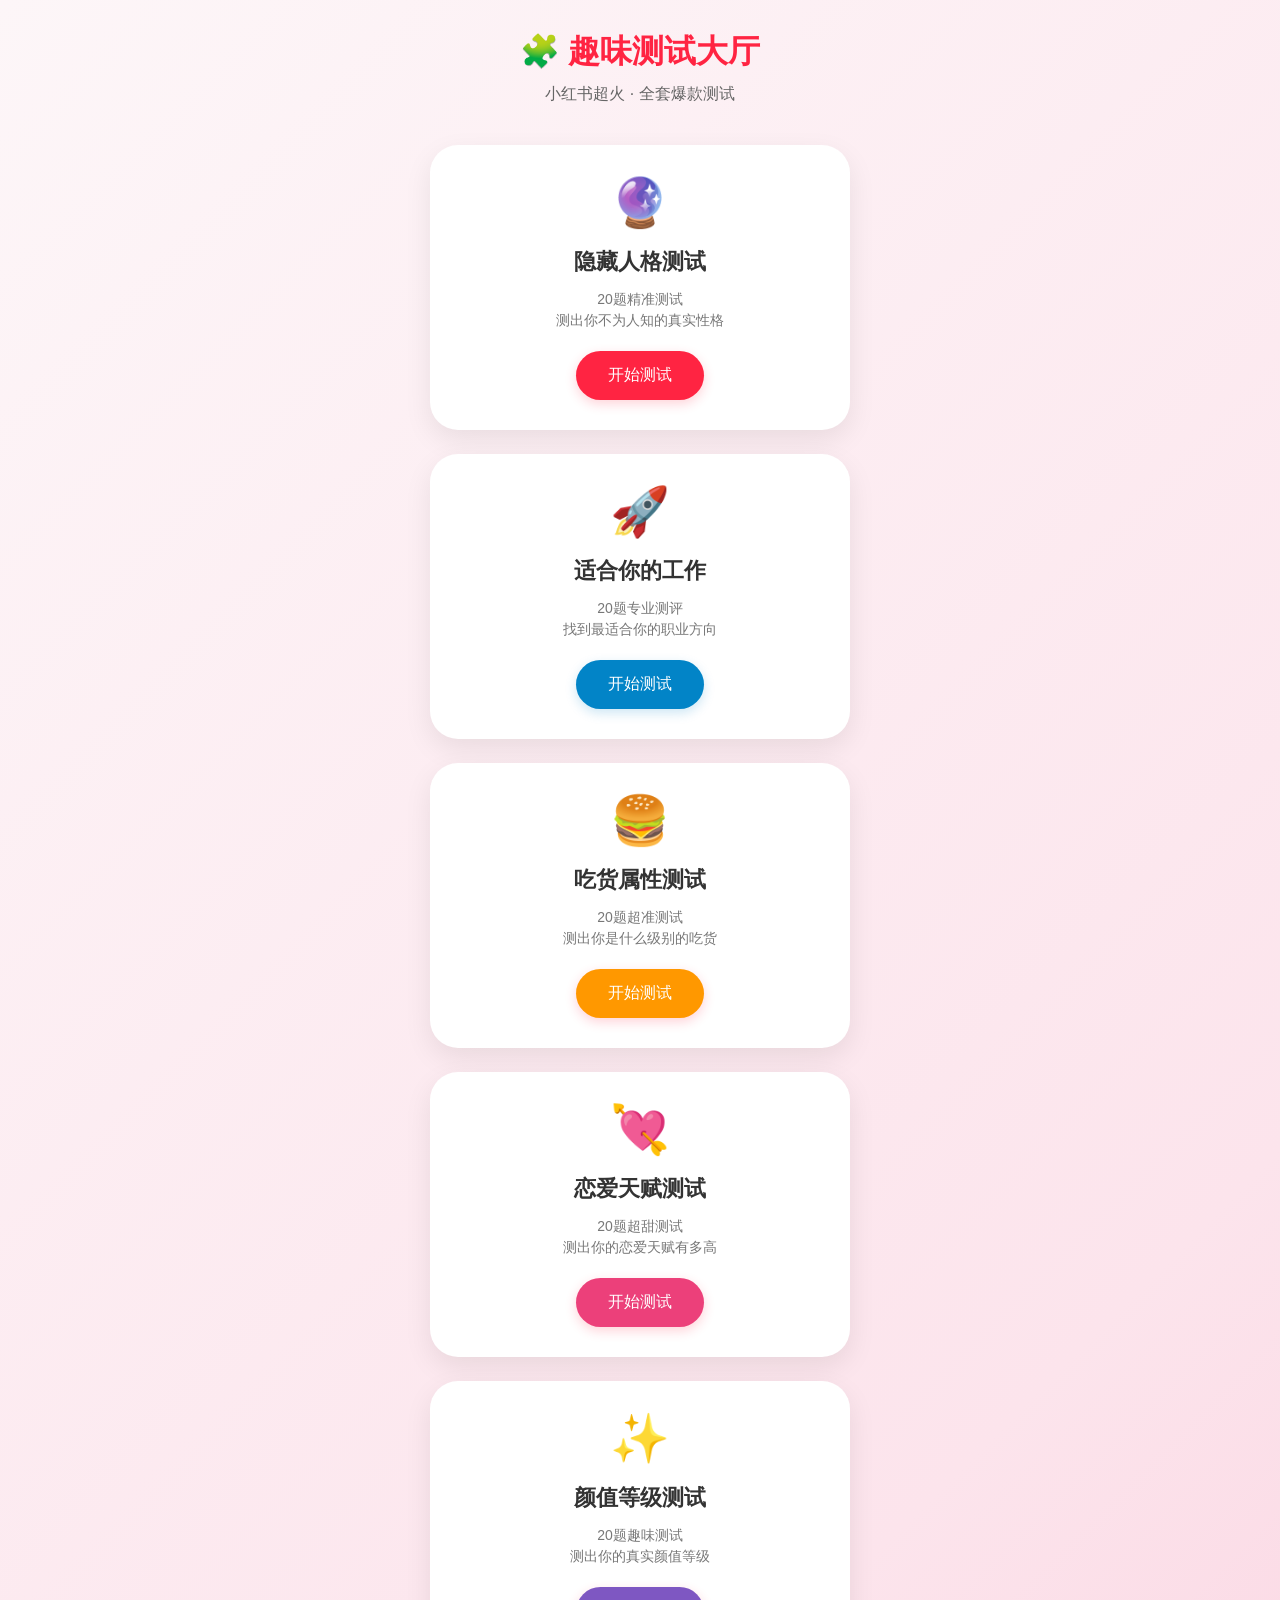
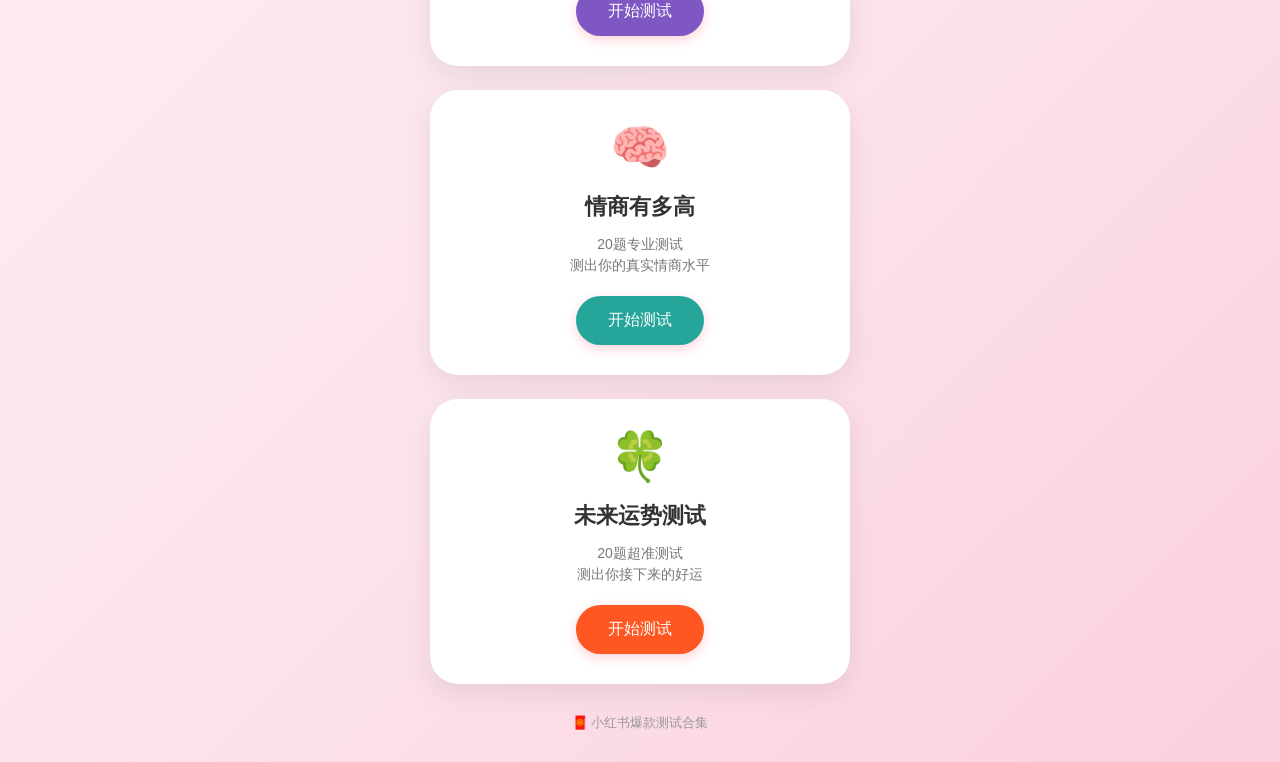
<file: index.html>
<!DOCTYPE html>
<html lang="zh-CN">
<head>
    <meta charset="UTF-8">
    <meta name="viewport" content="width=device-width, initial-scale=1.0">
    <title>趣味测试大厅</title>
    <style>
        * {
            margin: 0;
            padding: 0;
            box-sizing: border-box;
            font-family: "PingFang SC", "微软雅黑", sans-serif;
        }

        body {
            background: linear-gradient(135deg, #fdf6f8, #fce4ec, #f8bbd0, #bae6fd);
            background-size: 200% 200%;
            animation: bgGradient 8s infinite alternate ease-in-out;
            padding: 30px 20px;
            min-height: 100vh;
        }

        @keyframes bgGradient {
            0% { background-position: 0% 50%; }
            100% { background-position: 100% 50%; }
        }

        .container {
            max-width: 420px;
            margin: 0 auto;
        }

        .header {
            text-align: center;
            margin-bottom: 40px;
            animation: titleFade 1s ease forwards;
            opacity: 0;
            transform: translateY(-20px);
        }

        @keyframes titleFade {
            to { opacity: 1; transform: translateY(0); }
        }

        .header h1 {
            font-size: 32px;
            color: #ff2442;
            margin-bottom: 10px;
            font-weight: bold;
        }

        .header p {
            font-size: 16px;
            color: #666;
        }

        .test-card {
            background: white;
            border-radius: 28px;
            padding: 30px;
            margin-bottom: 24px;
            box-shadow: 0 10px 28px rgba(0,0,0,0.08);
            text-align: center;
            cursor: pointer;
            transition: all 0.3s ease;
            animation: cardPop 0.7s ease backwards;
            position: relative;
            overflow: hidden;
        }

        .test-card:before {
            content: "";
            position: absolute;
            top: 0;
            left: -100%;
            width: 100%;
            height: 100%;
            background: linear-gradient(90deg, transparent, rgba(255,255,255,0.3), transparent);
            transition: left 0.6s;
        }

        .test-card:hover:before {
            left: 100%;
        }

        @keyframes cardPop {
            from { opacity: 0; transform: translateY(30px) scale(0.95); }
            to { opacity: 1; transform: translateY(0) scale(1); }
        }

        .test-card:hover {
            transform: translateY(-6px) scale(1.02);
            box-shadow: 0 16px 36px rgba(0,0,0,0.12);
        }

        .test-card:nth-child(1){ animation-delay:0.1s; }
        .test-card:nth-child(2){ animation-delay:0.2s; }
        .test-card:nth-child(3){ animation-delay:0.3s; }
        .test-card:nth-child(4){ animation-delay:0.4s; }
        .test-card:nth-child(5){ animation-delay:0.5s; }
        .test-card:nth-child(6){ animation-delay:0.6s; }
        .test-card:nth-child(7){ animation-delay:0.7s; }

        .test-card .icon {
            font-size: 48px;
            margin-bottom: 16px;
        }

        .test-card h2 {
            font-size: 22px;
            color: #333;
            margin-bottom: 12px;
            font-weight: bold;
        }

        .test-card p {
            font-size: 14px;
            color: #777;
            margin-bottom: 20px;
            line-height: 1.5;
        }

        .test-card .btn {
            display: inline-block;
            background: #ff2442;
            color: white;
            padding:14px 32px;
            border-radius:30px;
            font-size:16px;
            text-decoration: none;
            box-shadow:0 4px 12px rgba(255,36,66,0.2);
            transition: all 0.3s ease;
        }

        .test-card .btn:hover {
            transform: translateY(-2px);
            box-shadow:0 6px 16px rgba(255,36,66,0.3);
        }

        .test-card.blue .btn {
            background: #0284c7;
            box-shadow:0 4px 12px rgba(2,132,199,0.2);
        }
        .test-card.yellow .btn { background: #ff9800; }
        .test-card.pink .btn { background: #ec407a; }
        .test-card.purple .btn { background: #7e57c2; }
        .test-card.green .btn { background: #26a69a; }
        .test-card.orange .btn { background: #ff5722; }
    </style>
</head>
<body>

<div class="container">
    <div class="header">
        <h1>🧩 趣味测试大厅</h1>
        <p>小红书超火 · 全套爆款测试</p>
    </div>

    <div class="test-card" onclick="location.href='personality.html'">
        <div class="icon">🔮</div>
        <h2>隐藏人格测试</h2>
        <p>20题精准测试<br>测出你不为人知的真实性格</p>
        <a class="btn">开始测试</a>
    </div>

    <div class="test-card blue" onclick="location.href='career.html'">
        <div class="icon">🚀</div>
        <h2>适合你的工作</h2>
        <p>20题专业测评<br>找到最适合你的职业方向</p>
        <a class="btn">开始测试</a>
    </div>

    <div class="test-card yellow" onclick="location.href='food.html'">
        <div class="icon">🍔</div>
        <h2>吃货属性测试</h2>
        <p>20题超准测试<br>测出你是什么级别的吃货</p>
        <a class="btn">开始测试</a>
    </div>

    <div class="test-card pink" onclick="location.href='love.html'">
        <div class="icon">💘</div>
        <h2>恋爱天赋测试</h2>
        <p>20题超甜测试<br>测出你的恋爱天赋有多高</p>
        <a class="btn">开始测试</a>
    </div>

    <div class="test-card purple" onclick="location.href='beauty.html'">
        <div class="icon">✨</div>
        <h2>颜值等级测试</h2>
        <p>20题趣味测试<br>测出你的真实颜值等级</p>
        <a class="btn">开始测试</a>
    </div>

    <div class="test-card green" onclick="location.href='eq.html'">
        <div class="icon">🧠</div>
        <h2>情商有多高</h2>
        <p>20题专业测试<br>测出你的真实情商水平</p>
        <a class="btn">开始测试</a>
    </div>

    <div class="test-card orange" onclick="location.href='luck.html'">
        <div class="icon">🍀</div>
        <h2>未来运势测试</h2>
        <p>20题超准测试<br>测出你接下来的好运</p>
        <a class="btn">开始测试</a>
    </div>

    <div class="footer" style="text-align:center; margin-top:30px; font-size:13px; color:#999">
        🧧 小红书爆款测试合集
    </div>
</div>

</body>
</html>
</file>
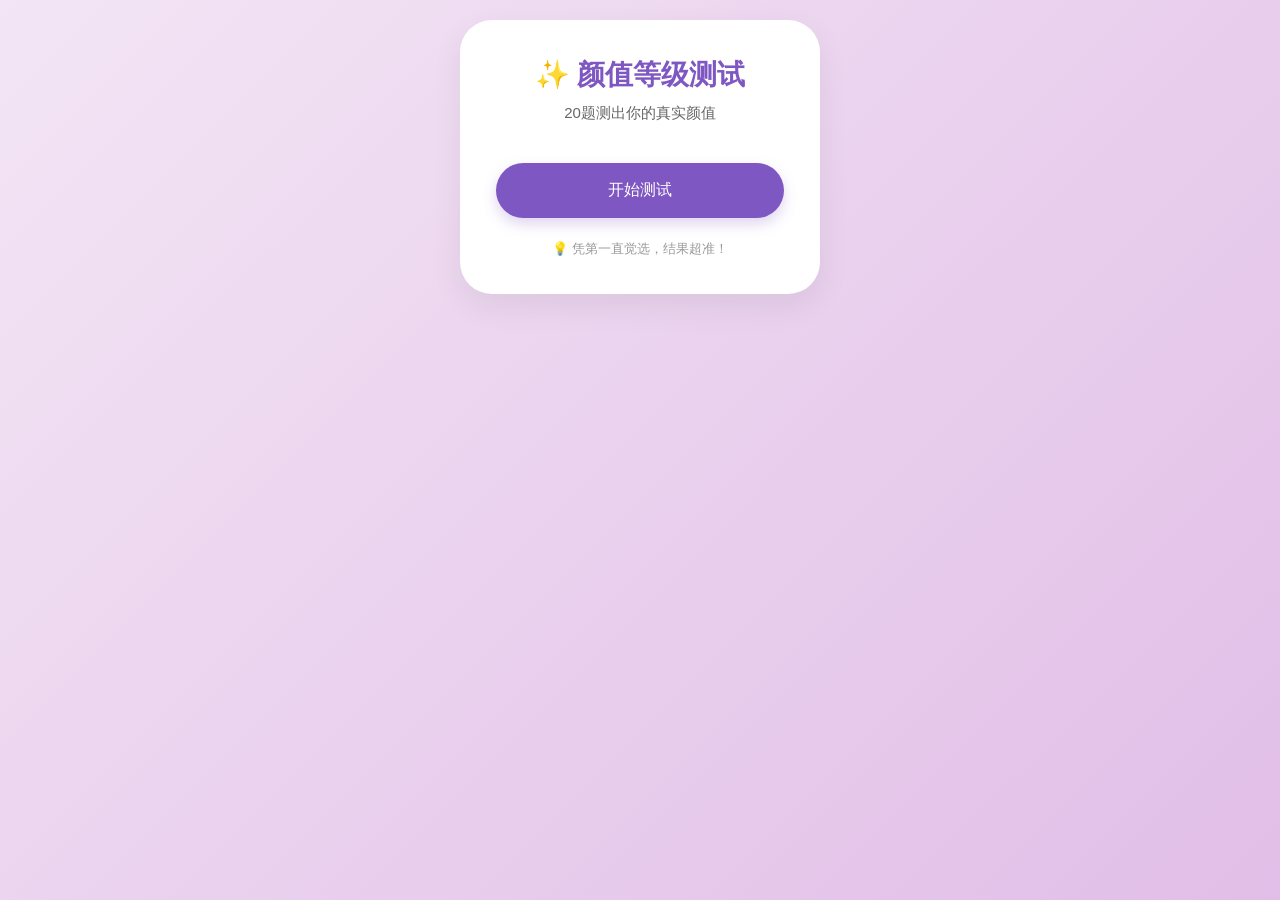
<file: beauty.html>
<!DOCTYPE html>
<html lang="zh-CN">
<head>
    <meta charset="UTF-8">
    <meta name="viewport" content="width=device-width, initial-scale=1.0">
    <title>✨ 颜值等级测试</title>
    <style>
        *{margin:0;padding:0;box-sizing:border-box;font-family:"PingFang SC","微软雅黑",sans-serif;}
        body{background:linear-gradient(135deg,#f3e5f5,#e1bee7,#7e57c2);background-size:200% 200%;animation:bgGradient 6s infinite alternate;padding:20px;min-height:100vh;max-width:400px;margin:0 auto;}
        @keyframes bgGradient{0%{background-position:0% 50%;}100%{background-position:100% 50%;}}
        .card{background:white;border-radius:32px;padding:36px;margin-bottom:20px;box-shadow:0 12px 32px rgba(0,0,0,0.07);animation:cardFadeIn 0.7s ease forwards;opacity:0;transform:translateY(30px);}
        @keyframes cardFadeIn{to{opacity:1;transform:translateY(0);}}
        .title{color:#7e57c2;font-size:28px;text-align:center;margin-bottom:10px;font-weight:bold;}
        .sub-title{text-align:center;color:#666;margin-bottom:30px;font-size:15px;}
        .question{font-size:19px;color:#333;margin:24px 0;line-height:1.7;text-align:center;animation:questionPop 0.5s ease;font-weight:500;}
        @keyframes questionPop{0%{opacity:0;transform:scale(0.9) translateY(10px);}100%{opacity:1;transform:scale(1) translateY(0);}}
        .btn{background:#7e57c2;color:white;border:none;border-radius:30px;padding:17px;width:100%;font-size:16px;margin:10px 0;cursor:pointer;transition:all 0.3s ease;box-shadow:0 6px 14px rgba(126,87,194,0.25);position:relative;overflow:hidden;}
        .btn:before{content:"";position:absolute;top:0;left:-100%;width:100%;height:100%;background:linear-gradient(90deg,transparent,rgba(255,255,255,0.2),transparent);transition:left 0.5s;}
        .btn:hover:before{left:100%;}
        .btn:hover{transform:translateY(-3px);box-shadow:0 8px 18px rgba(126,87,194,0.35);}
        .btn:active{transform:scale(0.96);}
        .result-title{font-size:26px;color:#7e57c2;text-align:center;margin:20px 0;font-weight:bold;animation:resultBigPop 0.7s ease;}
        @keyframes resultBigPop{0%{transform:scale(0.7);opacity:0;}50%{transform:scale(1.12);}100%{transform:scale(1);opacity:1;}}
        .result-desc{font-size:17px;color:#444;line-height:1.9;margin:14px 0;text-align:center;animation:fadeUp 0.6s ease 0.2s forwards;opacity:0;}
        @keyframes fadeUp{to{opacity:1;transform:translateY(0);}from{opacity:0;transform:translateY(10px);}}
        .restart{background:#fff;color:#7e57c2;border:2px solid #7e57c2;margin-top:25px;}
        .progress{width:100%;height:8px;background:#f5f5f5;border-radius:10px;margin:20px 0;overflow:hidden;}
        .progress-bar{height:100%;background:linear-gradient(90deg,#7e57c2,#9575cd);width:0%;transition:width 0.4s cubic-bezier(0.25,0.8,0.25,1);border-radius:10px;}
        .tip{text-align:center;font-size:13px;color:#999;margin-top:12px;}
    </style>
</head>
<body>
<div class="card" id="startBox">
    <h1 class="title">✨ 颜值等级测试</h1>
    <p class="sub-title">20题测出你的真实颜值</p>
    <button class="btn" onclick="startTest()">开始测试</button>
    <div class="tip">💡 凭第一直觉选，结果超准！</div>
</div>
<div class="card" id="testBox" style="display:none;">
    <div class="progress"><div class="progress-bar" id="progress"></div></div>
    <div id="questionArea"></div>
    <button class="btn" onclick="next(1)">A 完全符合</button>
    <button class="btn" onclick="next(2)">B 比较符合</button>
    <button class="btn" onclick="next(3)">C 不太符合</button>
    <button class="btn" onclick="next(4)">D 完全不符合</button>
</div>
<div class="card" id="resultBox" style="display:none;">
    <div id="resultArea"></div>
    <button class="btn restart" onclick="restartTest()">重新测试</button>
</div>
<script>
    let score=0,current=0;
    const questions=[
        "1. 你经常被人夸好看。","2. 你素颜状态也不错。","3. 你拍照很上镜。","4. 你五官比例很协调。","5. 你皮肤状态不错。","6. 你气质比长相更突出。","7. 你笑起来特别有感染力。","8. 你发型很适合自己。","9. 你穿搭很有品味。","10. 你眼神很有灵气。","11. 你侧脸线条很好看。","12. 你身材比例很加分。","13. 你很会打扮自己。","14. 你自带氛围感。","15. 你出门很注意形象。","16. 你很有自信。","17. 你很耐看，越看越好看。","18. 你很容易被陌生人注意。","19. 你很有个人特色。","20. 你整体气质很舒服。"
    ];
    const results=[
        {title:"🌟 低调耐看型",desc:"你属于越看越舒服、越看越好看的类型！气质温柔干净，让人相处起来很放松，耐看型永远最吃香～"},
        {title:"💫 元气颜值派",desc:"你颜值在线，气质阳光，笑起来特别治愈！走在人群中很容易被注意，是清爽又好看的类型！"},
        {title:"✨ 氛围美女/帅哥",desc:"你氛围感超强！气质大于五官，一出场就自带光芒，不管穿什么都很有辨识度，超吸睛！"},
        {title:"💎 精致颜值派",desc:"你五官精致、气质出众，属于标准好看的类型！素颜能打，化妆更绝，走到哪里都很受欢迎！"},
        {title:"👑 高颜值天花板",desc:"你颜值真的很能打！五官、气质、氛围感全部拉满，是第一眼就惊艳、回头率超高的存在！"},
        {title:"🌙 清冷高级脸",desc:"你气质高级又独特，不属于大众甜妹款，但越看越有味道，自带高级感，颜值非常有辨识度！"}
    ];
    function startTest(){score=0;current=0;startBox.style.display="none";testBox.style.display="block";updateProgress();showQuestion();}
    function showQuestion(){questionArea.innerHTML=`<div class="question">${questions[current]}</div>`;}
    function updateProgress(){progress.style.width=(current/questions.length)*100+"%";}
    function next(point){score+=point;current++;updateProgress();if(current<questions.length)showQuestion();else showResult();}
    function showResult(){testBox.style.display="none";resultBox.style.display="block";let level;if(score<=30)level=0;else if(score<=40)level=1;else if(score<=50)level=2;else if(score<=60)level=3;else if(score<=70)level=4;else level=5;resultArea.innerHTML=`<h2 class="result-title">${results[level].title}</h2><p class="result-desc">${results[level].desc}</p>`;}
    function restartTest(){resultBox.style.display="none";startBox.style.display="block";}
</script>
</body>
</html>
</file>
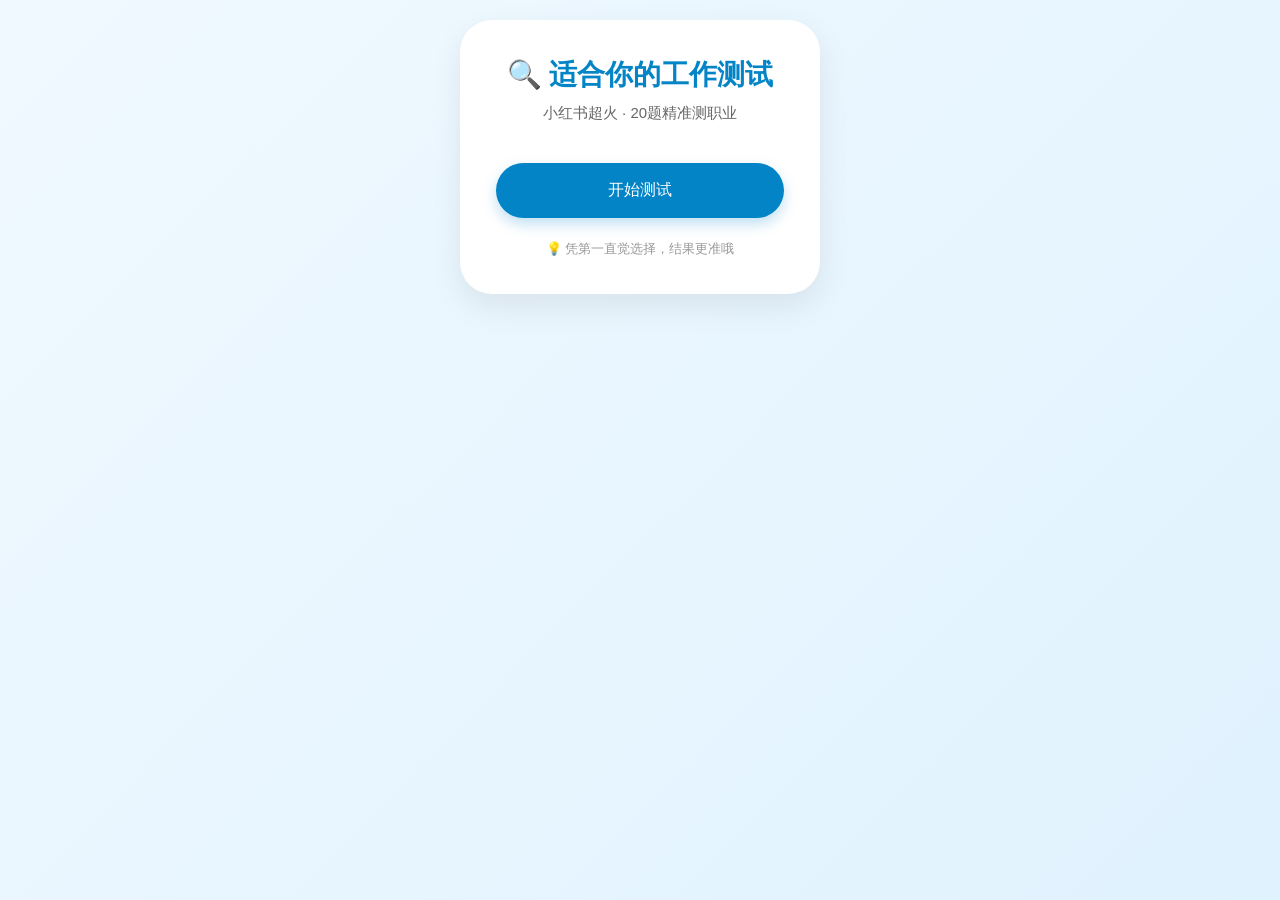
<file: career.html>
<!DOCTYPE html>
<html lang="zh-CN">
<head>
    <meta charset="UTF-8">
    <meta name="viewport" content="width=device-width, initial-scale=1.0">
    <title>🔍 适合你的工作测试｜20题精准版</title>
    <style>
        * {
            margin: 0;
            padding: 0;
            box-sizing: border-box;
            font-family: "PingFang SC", "微软雅黑", sans-serif;
        }

        body {
            background: linear-gradient(135deg, #f0f9ff, #e0f2fe, #bae6fd);
            padding: 20px;
            max-width: 400px;
            margin: 0 auto;
            min-height: 100vh;
            animation: bgGradient 6s infinite alternate ease-in-out;
            background-size: 200% 200%;
        }

        @keyframes bgGradient {
            0% { background-position: 0% 50%; }
            50% { background-position: 100% 50%; }
            100% { background-position: 0% 50%; }
        }

        .card {
            background: white;
            border-radius: 32px;
            padding: 36px;
            margin-bottom: 20px;
            box-shadow: 0 12px 32px rgba(0, 0, 0, 0.08);
            animation: cardFadeIn 0.7s ease forwards;
            opacity: 0;
            transform: translateY(30px);
        }

        @keyframes cardFadeIn {
            to { opacity: 1; transform: translateY(0); }
        }

        .title {
            color: #0284c7;
            font-size: 28px;
            text-align: center;
            margin-bottom: 10px;
            font-weight: bold;
        }

        .sub-title {
            text-align: center;
            color: #666;
            margin-bottom: 30px;
            font-size: 15px;
        }

        .question {
            font-size: 19px;
            color: #333;
            margin: 24px 0;
            line-height: 1.7;
            text-align: center;
            animation: questionPop 0.5s ease;
            font-weight: 500;
        }

        @keyframes questionPop {
            0% { opacity: 0; transform: scale(0.9) translateY(10px); }
            100% { opacity: 1; transform: scale(1) translateY(0); }
        }

        .btn {
            background: #0284c7;
            color: white;
            border: none;
            border-radius: 30px;
            padding: 17px;
            width: 100%;
            font-size: 16px;
            margin: 10px 0;
            cursor: pointer;
            transition: all 0.3s ease;
            box-shadow: 0 6px 14px rgba(2, 132, 199, 0.25);
            position: relative;
            overflow: hidden;
        }

        .btn:before {
            content: "";
            position: absolute;
            top: 0;
            left: -100%;
            width: 100%;
            height: 100%;
            background: linear-gradient(90deg, transparent, rgba(255,255,255,0.2), transparent);
            transition: left 0.5s;
        }

        .btn:hover:before {
            left: 100%;
        }

        .btn:hover {
            transform: translateY(-3px);
            box-shadow: 0 8px 18px rgba(2, 132, 199, 0.35);
        }

        .btn:active {
            transform: scale(0.96);
        }

        .result-title {
            font-size: 26px;
            color: #0284c7;
            text-align: center;
            margin: 20px 0;
            font-weight: bold;
            animation: resultBigPop 0.7s ease;
        }

        @keyframes resultBigPop {
            0% { transform: scale(0.7); opacity: 0; }
            50% { transform: scale(1.12); }
            100% { transform: scale(1); opacity: 1; }
        }

        .result-desc {
            font-size: 17px;
            color: #444;
            line-height: 1.9;
            margin: 14px 0;
            text-align: center;
            animation: fadeUp 0.6s ease 0.2s forwards;
            opacity: 0;
        }

        @keyframes fadeUp {
            to { opacity: 1; transform: translateY(0); }
            from { opacity: 0; transform: translateY(10px); }
        }

        .restart {
            background: #fff;
            color: #0284c7;
            border: 2px solid #0284c7;
            margin-top: 25px;
        }

        .progress {
            width: 100%;
            height: 8px;
            background: #f5f5f5;
            border-radius: 10px;
            margin: 20px 0;
            overflow: hidden;
        }

        .progress-bar {
            height: 100%;
            background: linear-gradient(90deg, #0284c7, #38bdf8);
            width: 0%;
            transition: width 0.4s cubic-bezier(0.25, 0.8, 0.25, 1);
            border-radius: 10px;
        }

        .tip {
            text-align: center;
            font-size: 13px;
            color: #999;
            margin-top: 12px;
        }
    </style>
</head>

<body>
    <div class="card" id="startBox">
        <h1 class="title">🔍 适合你的工作测试</h1>
        <p class="sub-title">小红书超火 · 20题精准测职业</p>
        <button class="btn" onclick="startTest()">开始测试</button>
        <div class="tip">💡 凭第一直觉选择，结果更准哦</div>
    </div>

    <div class="card" id="testBox" style="display:none;">
        <div class="progress">
            <div class="progress-bar" id="progress"></div>
        </div>
        <div id="questionArea"></div>
        <button class="btn" onclick="next(1)">A 完全符合</button>
        <button class="btn" onclick="next(2)">B 比较符合</button>
        <button class="btn" onclick="next(3)">C 不太符合</button>
        <button class="btn" onclick="next(4)">D 完全不符合</button>
    </div>

    <div class="card" id="resultBox" style="display:none;">
        <div id="resultArea"></div>
        <button class="btn restart" onclick="restartTest()">重新测试</button>
    </div>

    <script>
        let score = 0;
        let current = 0;

        // 20道 职业/工作适配 测试题
        const questions = [
            "1. 你喜欢独立完成工作，不喜欢过多打扰。",
            "2. 你擅长与人沟通、说服或安抚他人。",
            "3. 你对数字、逻辑、规则类事情很敏感。",
            "4. 你喜欢创作、设计、写作等创意工作。",
            "5. 你喜欢带领团队、安排任务、做决策。",
            "6. 你喜欢稳定规律，不喜欢频繁变动。",
            "7. 你喜欢研究、分析、探索未知问题。",
            "8. 你很有耐心，愿意长期重复做精细工作。",
            "9. 你喜欢帮助别人、服务他人获得成就感。",
            "10. 你喜欢自由灵活，不喜欢被束缚。",
            "11. 你喜欢表达自己、展示自己、被关注。",
            "12. 你做事严谨细致，很少出错。",
            "13. 你喜欢挑战、竞争、追求高回报。",
            "14. 你喜欢安静思考，深度钻研一件事。",
            "15. 你擅长组织活动、安排流程、协调事务。",
            "16. 你对美、审美、搭配有天然敏感度。",
            "17. 你喜欢学习新知识，不断提升自己。",
            "18. 你愿意承担压力，完成高难度目标。",
            "19. 你喜欢动手实操，解决实际问题。",
            "20. 你很有同理心，容易理解他人感受。"
        ];

        // 6种 精准职业结果
        const results = [
            { 
                title: "💼 全能管理型人才", 
                desc: "你适合：管理者、项目经理、创业者、主管。你领导力强、果断有主见，擅长统筹规划，天生适合带领团队、掌控全局，能在压力中做出正确决策。" 
            },
            { 
                title: "🎨 创意艺术型人才", 
                desc: "你适合：设计师、文案、博主、摄影师、编导。你脑洞大、审美在线、灵感丰富，讨厌束缚，喜欢自由创作，能在创意领域闪闪发光。" 
            },
            { 
                title: "📊 理性技术型人才", 
                desc: "你适合：程序员、会计、工程师、分析师、科研人员。你逻辑清晰、做事严谨、专注力强，擅长钻研技术与规则，靠专业能力立足。" 
            },
            { 
                title: "🤝 沟通服务型人才", 
                desc: "你适合：教师、医护、HR、客服、公关、销售。你共情力强、擅长沟通、耐心温柔，能在与人打交道的工作中获得最大成就感。" 
            },
            { 
                title: "🔍 沉稳执行型人才", 
                desc: "你适合：行政、文员、法务、财务、运营。你踏实稳重、细致靠谱、执行力强，喜欢稳定有序的工作，是团队中最可靠的核心支柱。" 
            },
            { 
                title: "🚀 自由挑战型人才", 
                desc: "你适合：自由职业、自媒体、创业、市场、投资。你热爱自由、敢于冒险、追求突破，不喜欢被规则限制，适合靠能力闯出新天地。" 
            }
        ];

        // 开始测试
        function startTest() {
            score = 0;
            current = 0;
            startBox.style.display = "none";
            testBox.style.display = "block";
            updateProgress();
            showQuestion();
        }

        // 显示题目
        function showQuestion() {
            questionArea.innerHTML = `<div class="question">${questions[current]}</div>`;
        }

        // 进度条
        function updateProgress() {
            let percent = (current / questions.length) * 100;
            progress.style.width = percent + "%";
        }

        // 下一题
        function next(point) {
            score += point;
            current++;
            updateProgress();
            if (current < questions.length) {
                showQuestion();
            } else {
                showResult();
            }
        }

        // 显示结果
        function showResult() {
            testBox.style.display = "none";
            resultBox.style.display = "block";
            let level;

            if (score <= 30) level = 0;
            else if (score <= 40) level = 1;
            else if (score <= 50) level = 2;
            else if (score <= 60) level = 3;
            else if (score <= 70) level = 4;
            else level = 5;

            resultArea.innerHTML = `
                <h2 class="result-title">${results[level].title}</h2>
                <p class="result-desc">${results[level].desc}</p>
            `;
        }

        // 重新测试
        function restartTest() {
            resultBox.style.display = "none";
            startBox.style.display = "block";
        }
    </script>
</body>
</html>
</file>
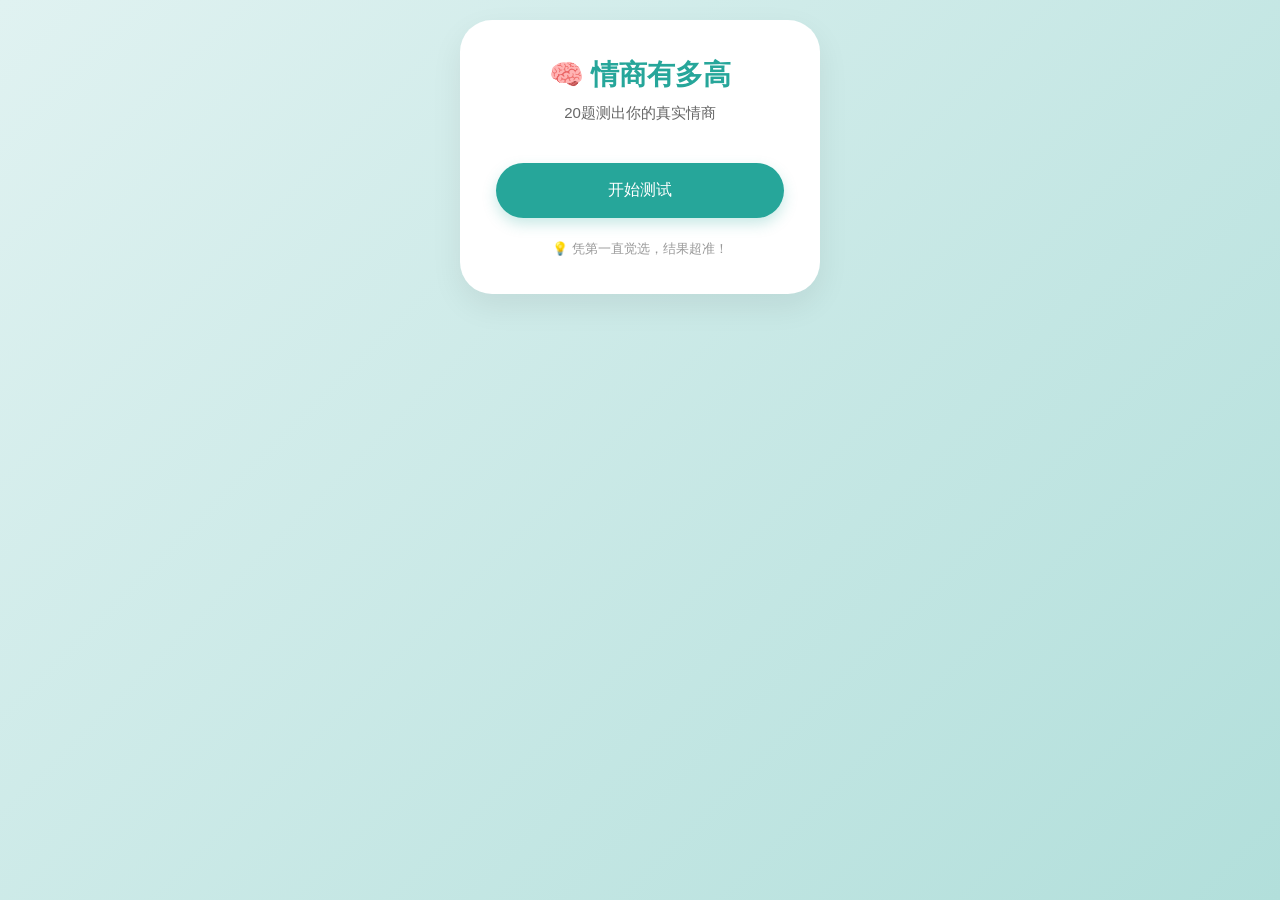
<file: eq.html>
<!DOCTYPE html>
<html lang="zh-CN">
<head>
    <meta charset="UTF-8">
    <meta name="viewport" content="width=device-width, initial-scale=1.0">
    <title>🧠 情商有多高测试</title>
    <style>
        *{margin:0;padding:0;box-sizing:border-box;font-family:"PingFang SC","微软雅黑",sans-serif;}
        body{background:linear-gradient(135deg,#e0f2f1,#b2dfdb,#26a69a);background-size:200% 200%;animation:bgGradient 6s infinite alternate;padding:20px;min-height:100vh;max-width:400px;margin:0 auto;}
        @keyframes bgGradient{0%{background-position:0% 50%;}100%{background-position:100% 50%;}}
        .card{background:white;border-radius:32px;padding:36px;margin-bottom:20px;box-shadow:0 12px 32px rgba(0,0,0,0.07);animation:cardFadeIn 0.7s ease forwards;opacity:0;transform:translateY(30px);}
        @keyframes cardFadeIn{to{opacity:1;transform:translateY(0);}}
        .title{color:#26a69a;font-size:28px;text-align:center;margin-bottom:10px;font-weight:bold;}
        .sub-title{text-align:center;color:#666;margin-bottom:30px;font-size:15px;}
        .question{font-size:19px;color:#333;margin:24px 0;line-height:1.7;text-align:center;animation:questionPop 0.5s ease;font-weight:500;}
        @keyframes questionPop{0%{opacity:0;transform:scale(0.9) translateY(10px);}100%{opacity:1;transform:scale(1) translateY(0);}}
        .btn{background:#26a69a;color:white;border:none;border-radius:30px;padding:17px;width:100%;font-size:16px;margin:10px 0;cursor:pointer;transition:all 0.3s ease;box-shadow:0 6px 14px rgba(38,166,154,0.25);position:relative;overflow:hidden;}
        .btn:before{content:"";position:absolute;top:0;left:-100%;width:100%;height:100%;background:linear-gradient(90deg,transparent,rgba(255,255,255,0.2),transparent);transition:left 0.5s;}
        .btn:hover:before{left:100%;}
        .btn:hover{transform:translateY(-3px);box-shadow:0 8px 18px rgba(38,166,154,0.35);}
        .btn:active{transform:scale(0.96);}
        .result-title{font-size:26px;color:#26a69a;text-align:center;margin:20px 0;font-weight:bold;animation:resultBigPop 0.7s ease;}
        @keyframes resultBigPop{0%{transform:scale(0.7);opacity:0;}50%{transform:scale(1.12);}100%{transform:scale(1);opacity:1;}}
        .result-desc{font-size:17px;color:#444;line-height:1.9;margin:14px 0;text-align:center;animation:fadeUp 0.6s ease 0.2s forwards;opacity:0;}
        @keyframes fadeUp{to{opacity:1;transform:translateY(0);}from{opacity:0;transform:translateY(10px);}}
        .restart{background:#fff;color:#26a69a;border:2px solid #26a69a;margin-top:25px;}
        .progress{width:100%;height:8px;background:#f5f5f5;border-radius:10px;margin:20px 0;overflow:hidden;}
        .progress-bar{height:100%;background:linear-gradient(90deg,#26a69a,#4db6ac);width:0%;transition:width 0.4s cubic-bezier(0.25,0.8,0.25,1);border-radius:10px;}
        .tip{text-align:center;font-size:13px;color:#999;margin-top:12px;}
    </style>
</head>
<body>
<div class="card" id="startBox">
    <h1 class="title">🧠 情商有多高</h1>
    <p class="sub-title">20题测出你的真实情商</p>
    <button class="btn" onclick="startTest()">开始测试</button>
    <div class="tip">💡 凭第一直觉选，结果超准！</div>
</div>
<div class="card" id="testBox" style="display:none;">
    <div class="progress"><div class="progress-bar" id="progress"></div></div>
    <div id="questionArea"></div>
    <button class="btn" onclick="next(1)">A 完全符合</button>
    <button class="btn" onclick="next(2)">B 比较符合</button>
    <button class="btn" onclick="next(3)">C 不太符合</button>
    <button class="btn" onclick="next(4)">D 完全不符合</button>
</div>
<div class="card" id="resultBox" style="display:none;">
    <div id="resultArea"></div>
    <button class="btn restart" onclick="restartTest()">重新测试</button>
</div>
<script>
    let score=0,current=0;
    const questions=[
        "1. 你能控制住自己的脾气。","2. 你很会察言观色。","3. 你说话会考虑别人感受。","4. 你很少当面指责别人。","5. 你情绪稳定，不轻易崩溃。","6. 你懂得换位思考。","7. 你不喜欢传播负能量。","8. 你能妥善处理矛盾。","9. 你很少背后议论别人。","10. 你被误解时会冷静解释。","11. 你懂得赞美和鼓励他人。","12. 你不喜欢斤斤计较。","13. 你遇到急事也不慌乱。","14. 你会控制住冲动的话。","15. 你懂得拒绝但不伤和气。","16. 你很少情绪化做决定。","17. 你愿意倾听别人烦恼。","18. 你对陌生人也保持礼貌。","19. 你懂得给别人留面子。","20. 你能快速调整坏心情。"
    ];
    const results=[
        {title:"☁️ 随性真诚派",desc:"你情商不算高，但胜在真诚直接！不玩套路、不耍心机，和你相处非常舒服，大家都很信任你～"},
        {title:"🌿 温和懂事型",desc:"你懂事又体贴，会照顾别人情绪，说话做事有分寸，很少得罪人，是大家眼中很靠谱的人。"},
        {title:"🌼 高情商达人",desc:"你情商非常在线！会说话、会做事、懂分寸，让人相处起来如沐春风，社交关系处理得超好！"},
        {title:"🌙 通透清醒型",desc:"你看透不说透，懂人情世故却不世故，情绪稳定、格局很大，是非常成熟又让人佩服的类型。"},
        {title:"🌟 情商天花板",desc:"你情商超高！察言观色、说话艺术、情绪管理全部拉满，走到哪里都受欢迎，天生社交牛人！"},
        {title:"🍃 温柔通透家",desc:"你温柔又有力量，情绪稳定、共情力强，既能照顾别人，也懂得善待自己，情商与修养并存～"}
    ];
    function startTest(){score=0;current=0;startBox.style.display="none";testBox.style.display="block";updateProgress();showQuestion();}
    function showQuestion(){questionArea.innerHTML=`<div class="question">${questions[current]}</div>`;}
    function updateProgress(){progress.style.width=(current/questions.length)*100+"%";}
    function next(point){score+=point;current++;updateProgress();if(current<questions.length)showQuestion();else showResult();}
    function showResult(){testBox.style.display="none";resultBox.style.display="block";let level;if(score<=30)level=0;else if(score<=40)level=1;else if(score<=50)level=2;else if(score<=60)level=3;else if(score<=70)level=4;else level=5;resultArea.innerHTML=`<h2 class="result-title">${results[level].title}</h2><p class="result-desc">${results[level].desc}</p>`;}
    function restartTest(){resultBox.style.display="none";startBox.style.display="block";}
</script>
</body>
</html>
</file>
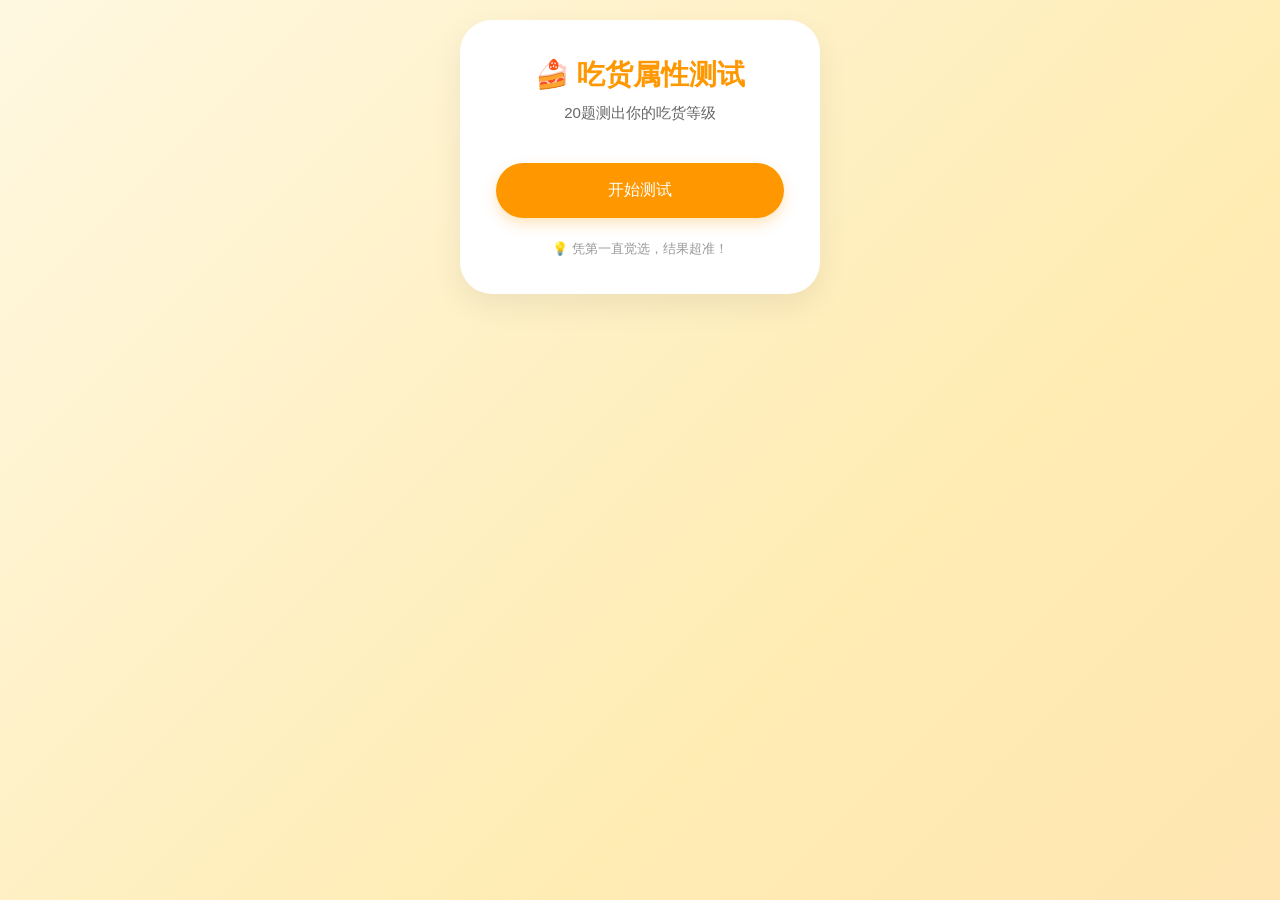
<file: food.html>
<!DOCTYPE html>
<html lang="zh-CN">
<head>
    <meta charset="UTF-8">
    <meta name="viewport" content="width=device-width, initial-scale=1.0">
    <title>🍰 吃货属性测试｜20题超准版</title>
    <style>
        * {
            margin: 0;
            padding: 0;
            box-sizing: border-box;
            font-family: "PingFang SC", "微软雅黑", sans-serif;
        }

        body {
            background: linear-gradient(135deg, #fff8e1, #ffecb3, #ffe0b2, #ffccbc);
            padding: 20px;
            max-width: 400px;
            margin: 0 auto;
            min-height: 100vh;
            animation: bgGradient 6s infinite alternate ease-in-out;
            background-size: 200% 200%;
        }

        @keyframes bgGradient {
            0% { background-position: 0% 50%; }
            100% { background-position: 100% 50%; }
        }

        .card {
            background: white;
            border-radius: 32px;
            padding: 36px;
            margin-bottom: 20px;
            box-shadow: 0 12px 32px rgba(0, 0, 0, 0.07);
            animation: cardFadeIn 0.7s ease forwards;
            opacity: 0;
            transform: translateY(30px);
        }

        @keyframes cardFadeIn {
            to { opacity: 1; transform: translateY(0); }
        }

        .title {
            color: #ff9800;
            font-size: 28px;
            text-align: center;
            margin-bottom: 10px;
            font-weight: bold;
        }

        .sub-title {
            text-align: center;
            color: #666;
            margin-bottom: 30px;
            font-size: 15px;
        }

        .question {
            font-size: 19px;
            color: #333;
            margin: 24px 0;
            line-height: 1.7;
            text-align: center;
            animation: questionPop 0.5s ease;
            font-weight: 500;
        }

        @keyframes questionPop {
            0% { opacity: 0; transform: scale(0.9) translateY(10px); }
            100% { opacity: 1; transform: scale(1) translateY(0); }
        }

        .btn {
            background: #ff9800;
            color: white;
            border: none;
            border-radius: 30px;
            padding: 17px;
            width: 100%;
            font-size: 16px;
            margin: 10px 0;
            cursor: pointer;
            transition: all 0.3s ease;
            box-shadow: 0 6px 14px rgba(255, 152, 0, 0.25);
            position: relative;
            overflow: hidden;
        }

        .btn:before {
            content: "";
            position: absolute;
            top: 0;
            left: -100%;
            width: 100%;
            height: 100%;
            background: linear-gradient(90deg, transparent, rgba(255,255,255,0.2), transparent);
            transition: left 0.5s;
        }

        .btn:hover:before {
            left: 100%;
        }

        .btn:hover {
            transform: translateY(-3px);
            box-shadow: 0 8px 18px rgba(255, 152, 0, 0.35);
        }

        .btn:active {
            transform: scale(0.96);
        }

        .result-title {
            font-size: 26px;
            color: #ff9800;
            text-align: center;
            margin: 20px 0;
            font-weight: bold;
            animation: resultBigPop 0.7s ease;
        }

        @keyframes resultBigPop {
            0% { transform: scale(0.7); opacity: 0; }
            50% { transform: scale(1.12); }
            100% { transform: scale(1); opacity: 1; }
        }

        .result-desc {
            font-size: 17px;
            color: #444;
            line-height: 1.9;
            margin: 14px 0;
            text-align: center;
            animation: fadeUp 0.6s ease 0.2s forwards;
            opacity: 0;
        }

        @keyframes fadeUp {
            to { opacity: 1; transform: translateY(0); }
            from { opacity: 0; transform: translateY(10px); }
        }

        .restart {
            background: #fff;
            color: #ff9800;
            border: 2px solid #ff9800;
            margin-top: 25px;
        }

        .progress {
            width: 100%;
            height: 8px;
            background: #f5f5f5;
            border-radius: 10px;
            margin: 20px 0;
            overflow: hidden;
        }

        .progress-bar {
            height: 100%;
            background: linear-gradient(90deg, #ff9800, #ffb74d);
            width: 0%;
            transition: width 0.4s cubic-bezier(0.25, 0.8, 0.25, 1);
            border-radius: 10px;
        }

        .tip {
            text-align: center;
            font-size: 13px;
            color: #999;
            margin-top: 12px;
        }
    </style>
</head>

<body>

<div class="card" id="startBox">
    <h1 class="title">🍰 吃货属性测试</h1>
    <p class="sub-title">20题测出你的吃货等级</p>
    <button class="btn" onclick="startTest()">开始测试</button>
    <div class="tip">💡 凭第一直觉选，结果超准！</div>
</div>

<div class="card" id="testBox" style="display:none;">
    <div class="progress">
        <div class="progress-bar" id="progress"></div>
    </div>
    <div id="questionArea"></div>
    <button class="btn" onclick="next(1)">A 完全符合</button>
    <button class="btn" onclick="next(2)">B 比较符合</button>
    <button class="btn" onclick="next(3)">C 不太符合</button>
    <button class="btn" onclick="next(4)">D 完全不符合</button>
</div>

<div class="card" id="resultBox" style="display:none;">
    <div id="resultArea"></div>
    <button class="btn restart" onclick="restartTest()">重新测试</button>
</div>

<script>
    let score = 0;
    let current = 0;

    const questions = [
        "1. 闻到美食香味，你会立刻心动。",
        "2. 你开心时最想做的事是吃好吃的。",
        "3. 你不开心时也会想吃东西解压。",
        "4. 看到美食，你会忍不住拍照。",
        "5. 你愿意为了吃一家店专门跑很远。",
        "6. 你睡前经常会饿，想吃宵夜。",
        "7. 你对美食很有耐心，愿意排队。",
        "8. 你很会找好吃的，朋友都问你推荐。",
        "9. 你吃东西时幸福感特别强。",
        "10. 你喜欢尝试各种新奇口味。",
        "11. 你心情不好，吃一顿就好很多。",
        "12. 你出门旅游最在意当地美食。",
        "13. 你很能吃，但依然很快乐。",
        "14. 你对好吃的东西完全没有抵抗力。",
        "15. 你会为了美食原谅很多事情。",
        "16. 你觉得人生最重要的事之一是吃。",
        "17. 你喜欢研究菜单、看美食视频。",
        "18. 你吃到好吃的会心情变好一整天。",
        "19. 你宁愿吃撑，也不想浪费美食。",
        "20. 你觉得美食能治愈一切不开心。"
    ];

    const results = [
        {
            title: "🍓 温柔小吃货",
            desc: "你是温柔可爱的小吃货！喜欢甜甜的、软软的美食，吃东西时特别治愈，你简单又容易满足，一顿好吃的就能让你快乐一整天～"
        },
        {
            title: "🍔 快乐干饭人",
            desc: "你是标准快乐干饭人！吃饭超香，不挑食、不纠结，吃什么都很幸福。你性格开朗、人缘超好，大家都喜欢跟你一起吃饭！"
        },
        {
            title: "🍜 资深美食家",
            desc: "你是资深美食家！很懂吃、很会吃，对味道有自己的要求，眼光超准。你不仅爱吃，还会吃，是朋友圈里的美食雷达！"
        },
        {
            title: "🍰 顶级吃货王者",
            desc: "你是顶级吃货王者！爱吃、能吃、会吃，美食就是你的信仰。你乐观又治愈，对生活充满热情，吃遍天下美食就是你的终极目标！"
        },
        {
            title: "🥤 精致品味家",
            desc: "你是精致品味家！吃东西讲究颜值、环境、口感，喜欢仪式感，你对生活有追求，温柔又有格调，吃也要吃得美美哒！"
        },
        {
            title: "🍟 随性快乐吃货",
            desc: "你是随性快乐吃货！不挑剔、不纠结，好吃就多吃点，开心最重要。你性格洒脱、心态超好，简单又容易幸福，超可爱！"
        }
    ];

    function startTest() {
        score = 0; current = 0;
        startBox.style.display = "none";
        testBox.style.display = "block";
        updateProgress(); showQuestion();
    }

    function showQuestion() {
        questionArea.innerHTML = `<div class="question">${questions[current]}</div>`;
    }

    function updateProgress() {
        progress.style.width = (current / questions.length) * 100 + "%";
    }

    function next(point) {
        score += point; current++;
        updateProgress();
        if (current < questions.length) showQuestion();
        else showResult();
    }

    function showResult() {
        testBox.style.display = "none";
        resultBox.style.display = "block";
        let level;
        if (score <= 30) level = 0;
        else if (score <= 40) level = 1;
        else if (score <= 50) level = 2;
        else if (score <= 60) level = 3;
        else if (score <= 70) level = 4;
        else level = 5;

        resultArea.innerHTML = `
            <h2 class="result-title">${results[level].title}</h2>
            <p class="result-desc">${results[level].desc}</p>
        `;
    }

    function restartTest() {
        resultBox.style.display = "none";
        startBox.style.display = "block";
    }
</script>
</body>
</html>
</file>
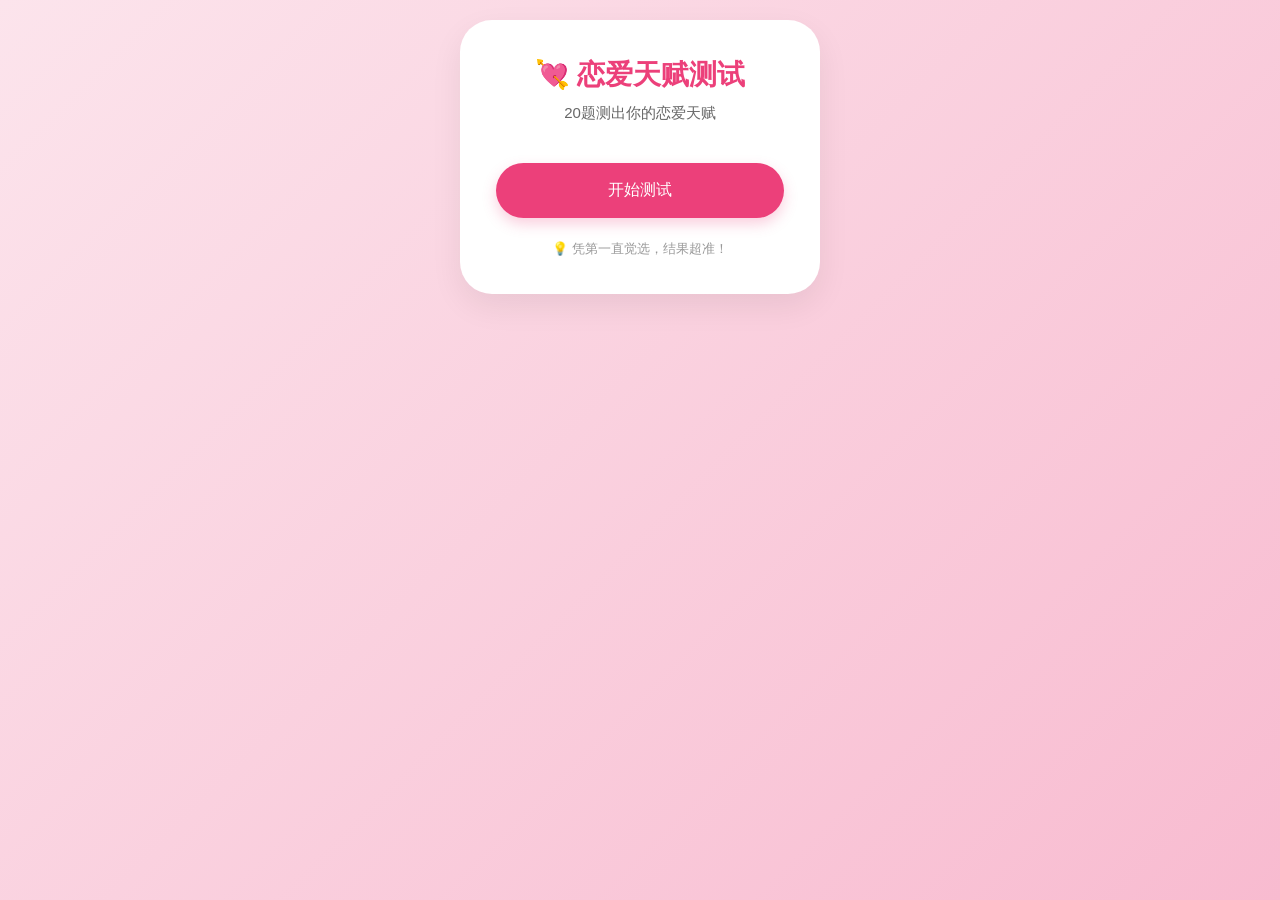
<file: love.html>
<!DOCTYPE html>
<html lang="zh-CN">
<head>
    <meta charset="UTF-8">
    <meta name="viewport" content="width=device-width, initial-scale=1.0">
    <title>💘 恋爱天赋测试</title>
    <style>
        *{margin:0;padding:0;box-sizing:border-box;font-family:"PingFang SC","微软雅黑",sans-serif;}
        body{background:linear-gradient(135deg,#fce4ec,#f8bbd0,#ec407a);background-size:200% 200%;animation:bgGradient 6s infinite alternate;padding:20px;min-height:100vh;max-width:400px;margin:0 auto;}
        @keyframes bgGradient{0%{background-position:0% 50%;}100%{background-position:100% 50%;}}
        .card{background:white;border-radius:32px;padding:36px;margin-bottom:20px;box-shadow:0 12px 32px rgba(0,0,0,0.07);animation:cardFadeIn 0.7s ease forwards;opacity:0;transform:translateY(30px);}
        @keyframes cardFadeIn{to{opacity:1;transform:translateY(0);}}
        .title{color:#ec407a;font-size:28px;text-align:center;margin-bottom:10px;font-weight:bold;}
        .sub-title{text-align:center;color:#666;margin-bottom:30px;font-size:15px;}
        .question{font-size:19px;color:#333;margin:24px 0;line-height:1.7;text-align:center;animation:questionPop 0.5s ease;font-weight:500;}
        @keyframes questionPop{0%{opacity:0;transform:scale(0.9) translateY(10px);}100%{opacity:1;transform:scale(1) translateY(0);}}
        .btn{background:#ec407a;color:white;border:none;border-radius:30px;padding:17px;width:100%;font-size:16px;margin:10px 0;cursor:pointer;transition:all 0.3s ease;box-shadow:0 6px 14px rgba(236,64,122,0.25);position:relative;overflow:hidden;}
        .btn:before{content:"";position:absolute;top:0;left:-100%;width:100%;height:100%;background:linear-gradient(90deg,transparent,rgba(255,255,255,0.2),transparent);transition:left 0.5s;}
        .btn:hover:before{left:100%;}
        .btn:hover{transform:translateY(-3px);box-shadow:0 8px 18px rgba(236,64,122,0.35);}
        .btn:active{transform:scale(0.96);}
        .result-title{font-size:26px;color:#ec407a;text-align:center;margin:20px 0;font-weight:bold;animation:resultBigPop 0.7s ease;}
        @keyframes resultBigPop{0%{transform:scale(0.7);opacity:0;}50%{transform:scale(1.12);}100%{transform:scale(1);opacity:1;}}
        .result-desc{font-size:17px;color:#444;line-height:1.9;margin:14px 0;text-align:center;animation:fadeUp 0.6s ease 0.2s forwards;opacity:0;}
        @keyframes fadeUp{to{opacity:1;transform:translateY(0);}from{opacity:0;transform:translateY(10px);}}
        .restart{background:#fff;color:#ec407a;border:2px solid #ec407a;margin-top:25px;}
        .progress{width:100%;height:8px;background:#f5f5f5;border-radius:10px;margin:20px 0;overflow:hidden;}
        .progress-bar{height:100%;background:linear-gradient(90deg,#ec407a,#f06292);width:0%;transition:width 0.4s cubic-bezier(0.25,0.8,0.25,1);border-radius:10px;}
        .tip{text-align:center;font-size:13px;color:#999;margin-top:12px;}
    </style>
</head>
<body>
<div class="card" id="startBox">
    <h1 class="title">💘 恋爱天赋测试</h1>
    <p class="sub-title">20题测出你的恋爱天赋</p>
    <button class="btn" onclick="startTest()">开始测试</button>
    <div class="tip">💡 凭第一直觉选，结果超准！</div>
</div>
<div class="card" id="testBox" style="display:none;">
    <div class="progress"><div class="progress-bar" id="progress"></div></div>
    <div id="questionArea"></div>
    <button class="btn" onclick="next(1)">A 完全符合</button>
    <button class="btn" onclick="next(2)">B 比较符合</button>
    <button class="btn" onclick="next(3)">C 不太符合</button>
    <button class="btn" onclick="next(4)">D 完全不符合</button>
</div>
<div class="card" id="resultBox" style="display:none;">
    <div id="resultArea"></div>
    <button class="btn restart" onclick="restartTest()">重新测试</button>
</div>
<script>
    let score=0,current=0;
    const questions=[
        "1. 你对喜欢的人会主动靠近。","2. 你很会察觉对方的情绪变化。","3. 你说话很温柔，让人舒服。","4. 你在喜欢的人面前会害羞。","5. 你愿意为对方花心思准备惊喜。","6. 你很会表达关心和在意。","7. 你吵架后愿意主动缓和。","8. 你很有耐心听对方倾诉。","9. 你会记住对方的小习惯。","10. 你在感情里比较专一。","11. 你容易对人产生好感。","12. 你很会给对方安全感。","13. 你不喜欢冷战。","14. 你愿意为感情做出让步。","15. 你很会制造浪漫氛围。","16. 你在暧昧期很会拿捏节奏。","17. 你对感情很认真。","18. 你很会安慰失落的人。","19. 你很容易相信别人。","20. 你相信真爱会到来。"
    ];
    const results=[
        {title:"💖 纯情小可爱",desc:"你温柔又真诚，恋爱里特别专一。你虽然不太会套路，但你的真心最打动人，和你在一起会超级安心～"},
        {title:"💞 温柔恋爱家",desc:"你情商超高，很懂照顾对方情绪，恋爱中温柔又体贴，是人人都想珍惜的宝藏恋人！"},
        {title:"💘 暧昧天花板",desc:"你非常有恋爱天赋，会撩、会甜、会制造惊喜，暧昧期轻松拿捏对方，恋爱甜度直接拉满！"},
        {title:"❤️ 深情专一型",desc:"你对待感情非常认真，一旦爱上就全心全意，你给的爱踏实又厚重，是能走很久的类型。"},
        {title:"💓 直球心动家",desc:"你喜欢就勇敢表达，不玩套路不猜谜，真诚又热烈，和你恋爱永远不用猜来猜去！"},
        {title:"💗 治愈系恋人",desc:"你像小太阳一样治愈对方，情绪稳定、温柔包容，和你在一起，每天都被幸福感包围～"}
    ];
    function startTest(){score=0;current=0;startBox.style.display="none";testBox.style.display="block";updateProgress();showQuestion();}
    function showQuestion(){questionArea.innerHTML=`<div class="question">${questions[current]}</div>`;}
    function updateProgress(){progress.style.width=(current/questions.length)*100+"%";}
    function next(point){score+=point;current++;updateProgress();if(current<questions.length)showQuestion();else showResult();}
    function showResult(){testBox.style.display="none";resultBox.style.display="block";let level;if(score<=30)level=0;else if(score<=40)level=1;else if(score<=50)level=2;else if(score<=60)level=3;else if(score<=70)level=4;else level=5;resultArea.innerHTML=`<h2 class="result-title">${results[level].title}</h2><p class="result-desc">${results[level].desc}</p>`;}
    function restartTest(){resultBox.style.display="none";startBox.style.display="block";}
</script>
</body>
</html>
</file>
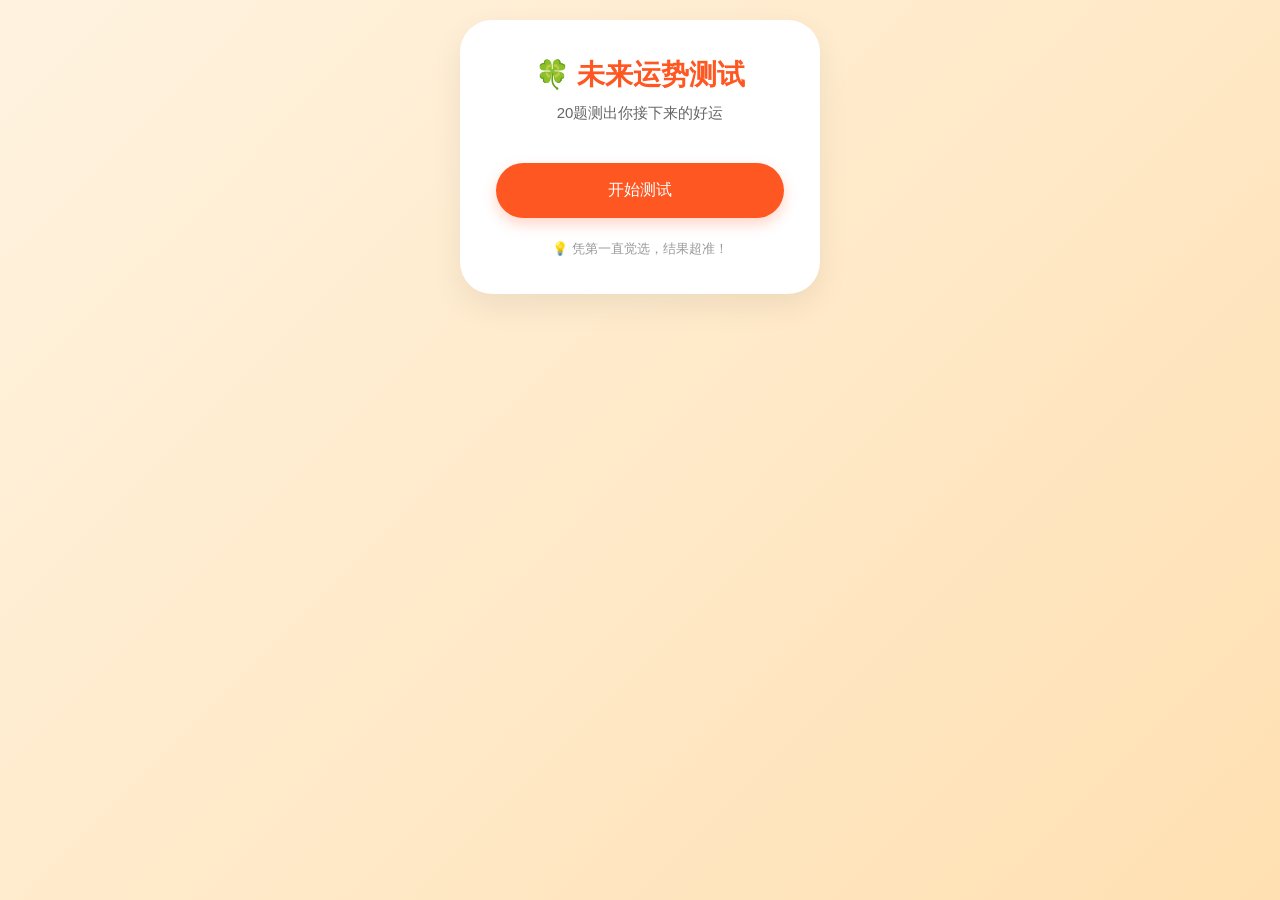
<file: luck.html>
<!DOCTYPE html>
<html lang="zh-CN">
<head>
    <meta charset="UTF-8">
    <meta name="viewport" content="width=device-width, initial-scale=1.0">
    <title>🍀 未来运势测试</title>
    <style>
        *{margin:0;padding:0;box-sizing:border-box;font-family:"PingFang SC","微软雅黑",sans-serif;}
        body{background:linear-gradient(135deg,#fff3e0,#ffe0b2,#ff5722);background-size:200% 200%;animation:bgGradient 6s infinite alternate;padding:20px;min-height:100vh;max-width:400px;margin:0 auto;}
        @keyframes bgGradient{0%{background-position:0% 50%;}100%{background-position:100% 50%;}}
        .card{background:white;border-radius:32px;padding:36px;margin-bottom:20px;box-shadow:0 12px 32px rgba(0,0,0,0.07);animation:cardFadeIn 0.7s ease forwards;opacity:0;transform:translateY(30px);}
        @keyframes cardFadeIn{to{opacity:1;transform:translateY(0);}}
        .title{color:#ff5722;font-size:28px;text-align:center;margin-bottom:10px;font-weight:bold;}
        .sub-title{text-align:center;color:#666;margin-bottom:30px;font-size:15px;}
        .question{font-size:19px;color:#333;margin:24px 0;line-height:1.7;text-align:center;animation:questionPop 0.5s ease;font-weight:500;}
        @keyframes questionPop{0%{opacity:0;transform:scale(0.9) translateY(10px);}100%{opacity:1;transform:scale(1) translateY(0);}}
        .btn{background:#ff5722;color:white;border:none;border-radius:30px;padding:17px;width:100%;font-size:16px;margin:10px 0;cursor:pointer;transition:all 0.3s ease;box-shadow:0 6px 14px rgba(255,87,34,0.25);position:relative;overflow:hidden;}
        .btn:before{content:"";position:absolute;top:0;left:-100%;width:100%;height:100%;background:linear-gradient(90deg,transparent,rgba(255,255,255,0.2),transparent);transition:left 0.5s;}
        .btn:hover:before{left:100%;}
        .btn:hover{transform:translateY(-3px);box-shadow:0 8px 18px rgba(255,87,34,0.35);}
        .btn:active{transform:scale(0.96);}
        .result-title{font-size:26px;color:#ff5722;text-align:center;margin:20px 0;font-weight:bold;animation:resultBigPop 0.7s ease;}
        @keyframes resultBigPop{0%{transform:scale(0.7);opacity:0;}50%{transform:scale(1.12);}100%{transform:scale(1);opacity:1;}}
        .result-desc{font-size:17px;color:#444;line-height:1.9;margin:14px 0;text-align:center;animation:fadeUp 0.6s ease 0.2s forwards;opacity:0;}
        @keyframes fadeUp{to{opacity:1;transform:translateY(0);}from{opacity:0;transform:translateY(10px);}}
        .restart{background:#fff;color:#ff5722;border:2px solid #ff5722;margin-top:25px;}
        .progress{width:100%;height:8px;background:#f5f5f5;border-radius:10px;margin:20px 0;overflow:hidden;}
        .progress-bar{height:100%;background:linear-gradient(90deg,#ff5722,#ff7043);width:0%;transition:width 0.4s cubic-bezier(0.25,0.8,0.25,1);border-radius:10px;}
        .tip{text-align:center;font-size:13px;color:#999;margin-top:12px;}
    </style>
</head>
<body>
<div class="card" id="startBox">
    <h1 class="title">🍀 未来运势测试</h1>
    <p class="sub-title">20题测出你接下来的好运</p>
    <button class="btn" onclick="startTest()">开始测试</button>
    <div class="tip">💡 凭第一直觉选，结果超准！</div>
</div>
<div class="card" id="testBox" style="display:none;">
    <div class="progress"><div class="progress-bar" id="progress"></div></div>
    <div id="questionArea"></div>
    <button class="btn" onclick="next(1)">A 完全符合</button>
    <button class="btn" onclick="next(2)">B 比较符合</button>
    <button class="btn" onclick="next(3)">C 不太符合</button>
    <button class="btn" onclick="next(4)">D 完全不符合</button>
</div>
<div class="card" id="resultBox" style="display:none;">
    <div id="resultArea"></div>
    <button class="btn restart" onclick="restartTest()">重新测试</button>
</div>
<script>
    let score=0,current=0;
    const questions=[
        "1. 你最近心态很平和。","2. 你对未来充满期待。","3. 你做事很认真努力。","4. 你待人真诚善良。","5. 你懂得感恩生活。","6. 你愿意接受新机会。","7. 你很少抱怨生活。","8. 你相信自己会变好。","9. 你对生活有仪式感。","10. 你愿意帮助别人。","11. 你作息规律，爱护自己。","12. 你正在慢慢变优秀。","13. 你对小事也保持乐观。","14. 你不放弃自己的目标。","15. 你远离消耗你的人。","16. 你喜欢给自己打气。","17. 你愿意学习新东西。","18. 你珍惜身边的人。","19. 你相信越努力越幸运。","20. 你值得所有美好事物。"
    ];
    const results=[
        {title:"🍀 平稳好运期",desc:"你接下来运势平稳顺畅，生活安逸舒服，没有大烦恼，小惊喜不断，平安喜乐就是最好的运气～"},
        {title:"✨ 小旺运来袭",desc:"你马上要走小旺运啦！工作/学习顺利，心情变好，贵人悄悄出现，想要的事情都会慢慢如愿！"},
        {title:"💫 人气财运旺",desc:"你接下来人气爆棚、财运上升！人缘变好、机会变多，不管是赚钱还是交友，都顺顺利利！"},
        {title:"🌟 逆袭好运程",desc:"你即将迎来逆袭好运！之前的努力会开花结果，困境散去、好运降临，生活会明显往上走！"},
        {title:"🔥 超级旺运年",desc:"你接下来旺到离谱！事业、财运、感情全线向好，机会超多，只要抓住，就能一路开挂！"},
        {title:"🌈 心想事成运",desc:"你接下来心想事成！心里期待的事大概率会实现，贵人相助、万事顺遂，幸福和惊喜都会奔向你！"}
    ];
    function startTest(){score=0;current=0;startBox.style.display="none";testBox.style.display="block";updateProgress();showQuestion();}
    function showQuestion(){questionArea.innerHTML=`<div class="question">${questions[current]}</div>`;}
    function updateProgress(){progress.style.width=(current/questions.length)*100+"%";}
    function next(point){score+=point;current++;updateProgress();if(current<questions.length)showQuestion();else showResult();}
    function showResult(){testBox.style.display="none";resultBox.style.display="block";let level;if(score<=30)level=0;else if(score<=40)level=1;else if(score<=50)level=2;else if(score<=60)level=3;else if(score<=70)level=4;else level=5;resultArea.innerHTML=`<h2 class="result-title">${results[level].title}</h2><p class="result-desc">${results[level].desc}</p>`;}
    function restartTest(){resultBox.style.display="none";startBox.style.display="block";}
</script>
</body>
</html>
</file>
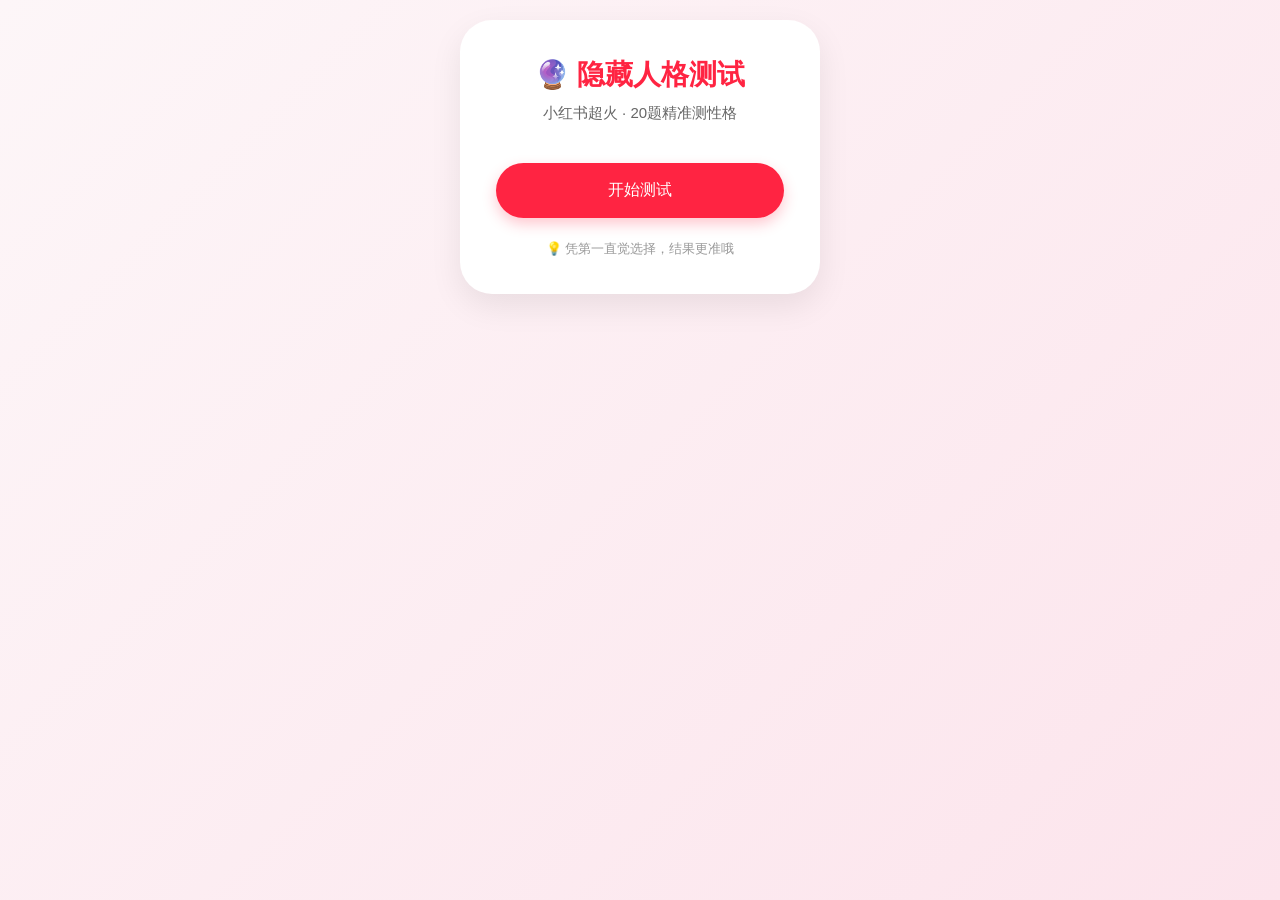
<file: personality.html>
<!DOCTYPE html>
<html lang="zh-CN">
<head>
    <meta charset="UTF-8">
    <meta name="viewport" content="width=device-width, initial-scale=1.0">
    <title>小红书隐藏人格测试</title>
    <style>
        * {
            margin: 0;
            padding: 0;
            box-sizing: border-box;
            font-family: "PingFang SC", "微软雅黑", sans-serif;
        }

        body {
            background: linear-gradient(135deg, #fdf6f8, #fce4ec, #f8bbd0);
            padding: 20px;
            max-width: 400px;
            margin: 0 auto;
            min-height: 100vh;
            animation: bgGradient 6s infinite alternate ease-in-out;
            background-size: 200% 200%;
        }

        @keyframes bgGradient {
            0% { background-position: 0% 50%; }
            50% { background-position: 100% 50%; }
            100% { background-position: 0% 50%; }
        }

        .card {
            background: white;
            border-radius: 32px;
            padding: 36px;
            margin-bottom: 20px;
            box-shadow: 0 12px 32px rgba(0, 0, 0, 0.08);
            animation: cardFadeIn 0.7s ease forwards;
            opacity: 0;
            transform: translateY(30px);
        }

        @keyframes cardFadeIn {
            to { opacity: 1; transform: translateY(0); }
        }

        .title {
            color: #ff2442;
            font-size: 28px;
            text-align: center;
            margin-bottom: 10px;
            font-weight: bold;
        }

        .sub-title {
            text-align: center;
            color: #666;
            margin-bottom: 30px;
            font-size: 15px;
        }

        .question {
            font-size: 19px;
            color: #333;
            margin: 24px 0;
            line-height: 1.7;
            text-align: center;
            animation: questionPop 0.5s ease;
            font-weight: 500;
        }

        @keyframes questionPop {
            0% { opacity: 0; transform: scale(0.9) translateY(10px); }
            100% { opacity: 1; transform: scale(1) translateY(0); }
        }

        .btn {
            background: #ff2442;
            color: white;
            border: none;
            border-radius: 30px;
            padding: 17px;
            width: 100%;
            font-size: 16px;
            margin: 10px 0;
            cursor: pointer;
            transition: all 0.3s ease;
            box-shadow: 0 6px 14px rgba(255, 36, 66, 0.25);
            position: relative;
            overflow: hidden;
        }

        .btn:before {
            content: "";
            position: absolute;
            top: 0;
            left: -100%;
            width: 100%;
            height: 100%;
            background: linear-gradient(90deg, transparent, rgba(255,255,255,0.2), transparent);
            transition: left 0.5s;
        }

        .btn:hover:before {
            left: 100%;
        }

        .btn:hover {
            transform: translateY(-3px);
            box-shadow: 0 8px 18px rgba(255, 36, 66, 0.35);
        }

        .btn:active {
            transform: scale(0.96);
        }

        .result-title {
            font-size: 26px;
            color: #ff2442;
            text-align: center;
            margin: 20px 0;
            font-weight: bold;
            animation: resultBigPop 0.7s ease;
        }

        @keyframes resultBigPop {
            0% { transform: scale(0.7); opacity: 0; }
            50% { transform: scale(1.12); }
            100% { transform: scale(1); opacity: 1; }
        }

        .result-desc {
            font-size: 17px;
            color: #444;
            line-height: 1.9;
            margin: 14px 0;
            text-align: center;
            animation: fadeUp 0.6s ease 0.2s forwards;
            opacity: 0;
        }

        @keyframes fadeUp {
            to { opacity: 1; transform: translateY(0); }
            from { opacity: 0; transform: translateY(10px); }
        }

        .restart {
            background: #fff;
            color: #ff2442;
            border: 2px solid #ff2442;
            margin-top: 25px;
        }

        .progress {
            width: 100%;
            height: 8px;
            background: #f5f5f5;
            border-radius: 10px;
            margin: 20px 0;
            overflow: hidden;
        }

        .progress-bar {
            height: 100%;
            background: linear-gradient(90deg, #ff2442, #ff5973);
            width: 0%;
            transition: width 0.4s cubic-bezier(0.25, 0.8, 0.25, 1);
            border-radius: 10px;
        }

        .tip {
            text-align: center;
            font-size: 13px;
            color: #999;
            margin-top: 12px;
        }
    </style>
</head>

<body>
    <div class="card" id="startBox">
        <h1 class="title">🔮 隐藏人格测试</h1>
        <p class="sub-title">小红书超火 · 20题精准测性格</p>
        <button class="btn" onclick="startTest()">开始测试</button>
        <div class="tip">💡 凭第一直觉选择，结果更准哦</div>
    </div>

    <div class="card" id="testBox" style="display:none;">
        <div class="progress">
            <div class="progress-bar" id="progress"></div>
        </div>
        <div id="questionArea"></div>
        <button class="btn" onclick="next(1)">A 完全符合</button>
        <button class="btn" onclick="next(2)">B 比较符合</button>
        <button class="btn" onclick="next(3)">C 不太符合</button>
        <button class="btn" onclick="next(4)">D 完全不符合</button>
    </div>

    <div class="card" id="resultBox" style="display:none;">
        <div id="resultArea"></div>
        <button class="btn restart" onclick="restartTest()">重新测试</button>
    </div>

    <script>
        let score = 0;
        let current = 0;

        // 20道顶配题目
        const questions = [
            "1. 遇到烦心事，你更愿意自己消化。",
            "2. 你喜欢提前规划好每天的行程。",
            "3. 社交场合中，你通常是主动的一方。",
            "4. 你很容易被生活中的小细节打动。",
            "5. 你习惯先完成任务，再放松娱乐。",
            "6. 你偶尔会想一个人待着，远离人群。",
            "7. 你做决定时通常很果断。",
            "8. 你很在意别人对你的看法。",
            "9. 你喜欢尝试新鲜事物、挑战未知。",
            "10. 你觉得自己是一个情绪稳定的人。",
            "11. 你更喜欢宅家，而不是出门聚会。",
            "12. 你很容易原谅别人的过错。",
            "13. 你做事追求完美，不喜欢敷衍。",
            "14. 你在朋友眼中是很有趣的人。",
            "15. 你面对压力时能保持冷静。",
            "16. 你常常会陷入回忆与感慨。",
            "17. 你喜欢干净整洁、井井有条的环境。",
            "18. 你不喜欢麻烦别人，习惯独立解决问题。",
            "19. 你容易对重复的事情感到厌倦。",
            "20. 你相信真诚永远是最打动人的品质。"
        ];

        // 6种精准结果
        const results = [
            { title: "🌙 温柔治愈型人格", desc: "你内心柔软、共情力极强，总能照顾到身边人的情绪。你喜欢安静舒适的生活，不爱争执，是朋友心中最温暖、最靠谱的倾听者。" },
            { title: "☀️ 阳光开朗型人格", desc: "你热情大方、充满活力，走到哪里都能带来快乐。你热爱生活、敢于表达，天生自带感染力，是人群中的小太阳，让人忍不住靠近。" },
            { title: "✨ 理智清醒型人格", desc: "你冷静理性、做事有条理，遇到问题从不慌乱。你目标明确、执行力强，对自己有清晰认知，逻辑清晰，是天生的领导者与决策者。" },
            { title: "💫 自由随性型人格", desc: "你讨厌束缚、追求自在，喜欢跟着感觉走。你乐观豁达、不拘小节，生活态度松弛通透，不被世俗定义，活得潇洒又快乐。" },
            { title: "🌿 沉稳内敛型人格", desc: "你低调踏实、心思细腻，不喜欢张扬。你做事认真负责、情绪稳定，给人满满的安全感，是值得信赖的伙伴。" },
            { title: "🌟 灵动创造型人格", desc: "你思维活跃、脑洞超大，充满创意与灵感。你不喜欢墨守成规，总能用独特的视角看待世界，自带有趣的灵魂。" }
        ];

        // 开始测试
        function startTest() {
            score = 0;
            current = 0;
            startBox.style.display = "none";
            testBox.style.display = "block";
            updateProgress();
            showQuestion();
        }

        // 显示题目
        function showQuestion() {
            questionArea.innerHTML = `<div class="question">${questions[current]}</div>`;
        }

        // 进度条
        function updateProgress() {
            let percent = (current / questions.length) * 100;
            progress.style.width = percent + "%";
        }

        // 下一题
        function next(point) {
            score += point;
            current++;
            updateProgress();
            if (current < questions.length) {
                showQuestion();
            } else {
                showResult();
            }
        }

        // 显示结果
        function showResult() {
            testBox.style.display = "none";
            resultBox.style.display = "block";
            let level;

            if (score <= 30) level = 0;
            else if (score <= 40) level = 1;
            else if (score <= 50) level = 2;
            else if (score <= 60) level = 3;
            else if (score <= 70) level = 4;
            else level = 5;

            resultArea.innerHTML = `
                <h2 class="result-title">${results[level].title}</h2>
                <p class="result-desc">${results[level].desc}</p>
            `;
        }

        // 重新测试
        function restartTest() {
            resultBox.style.display = "none";
            startBox.style.display = "block";
        }
    </script>
</body>
</html>
</file>
